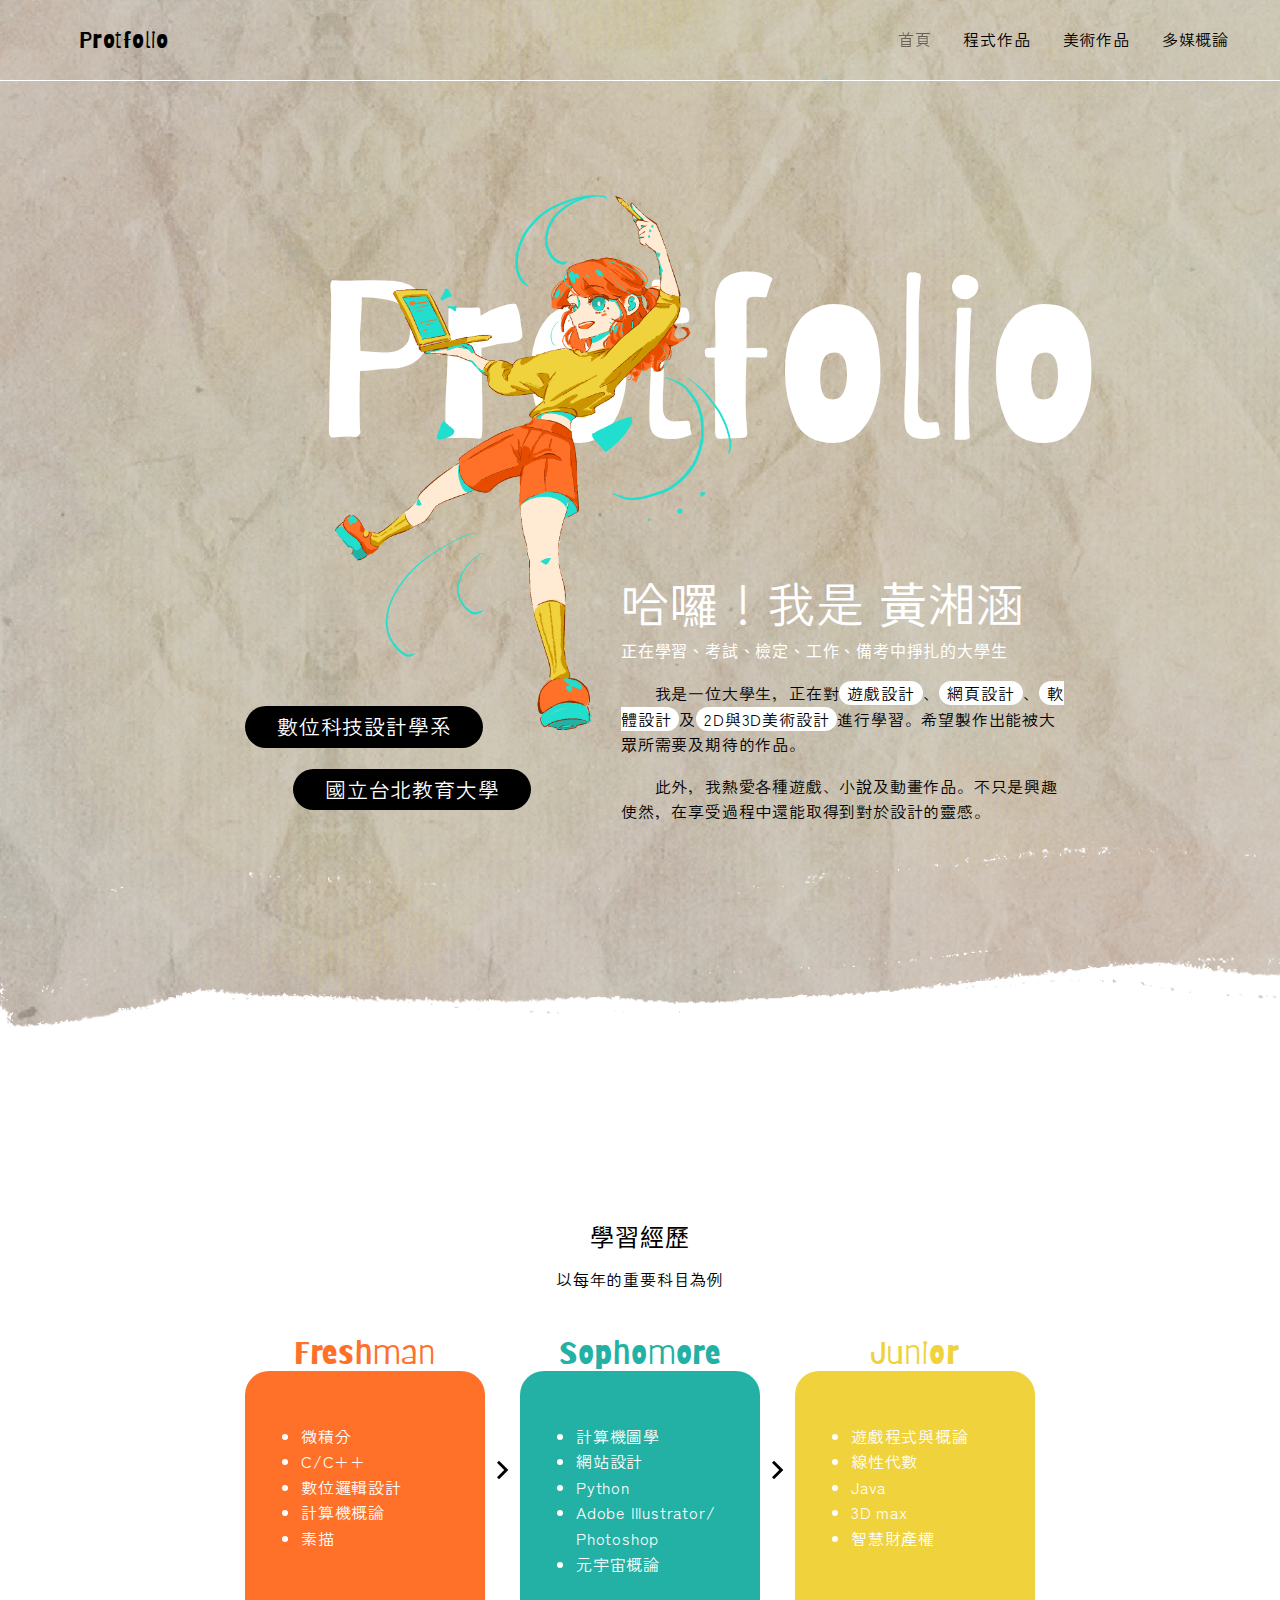
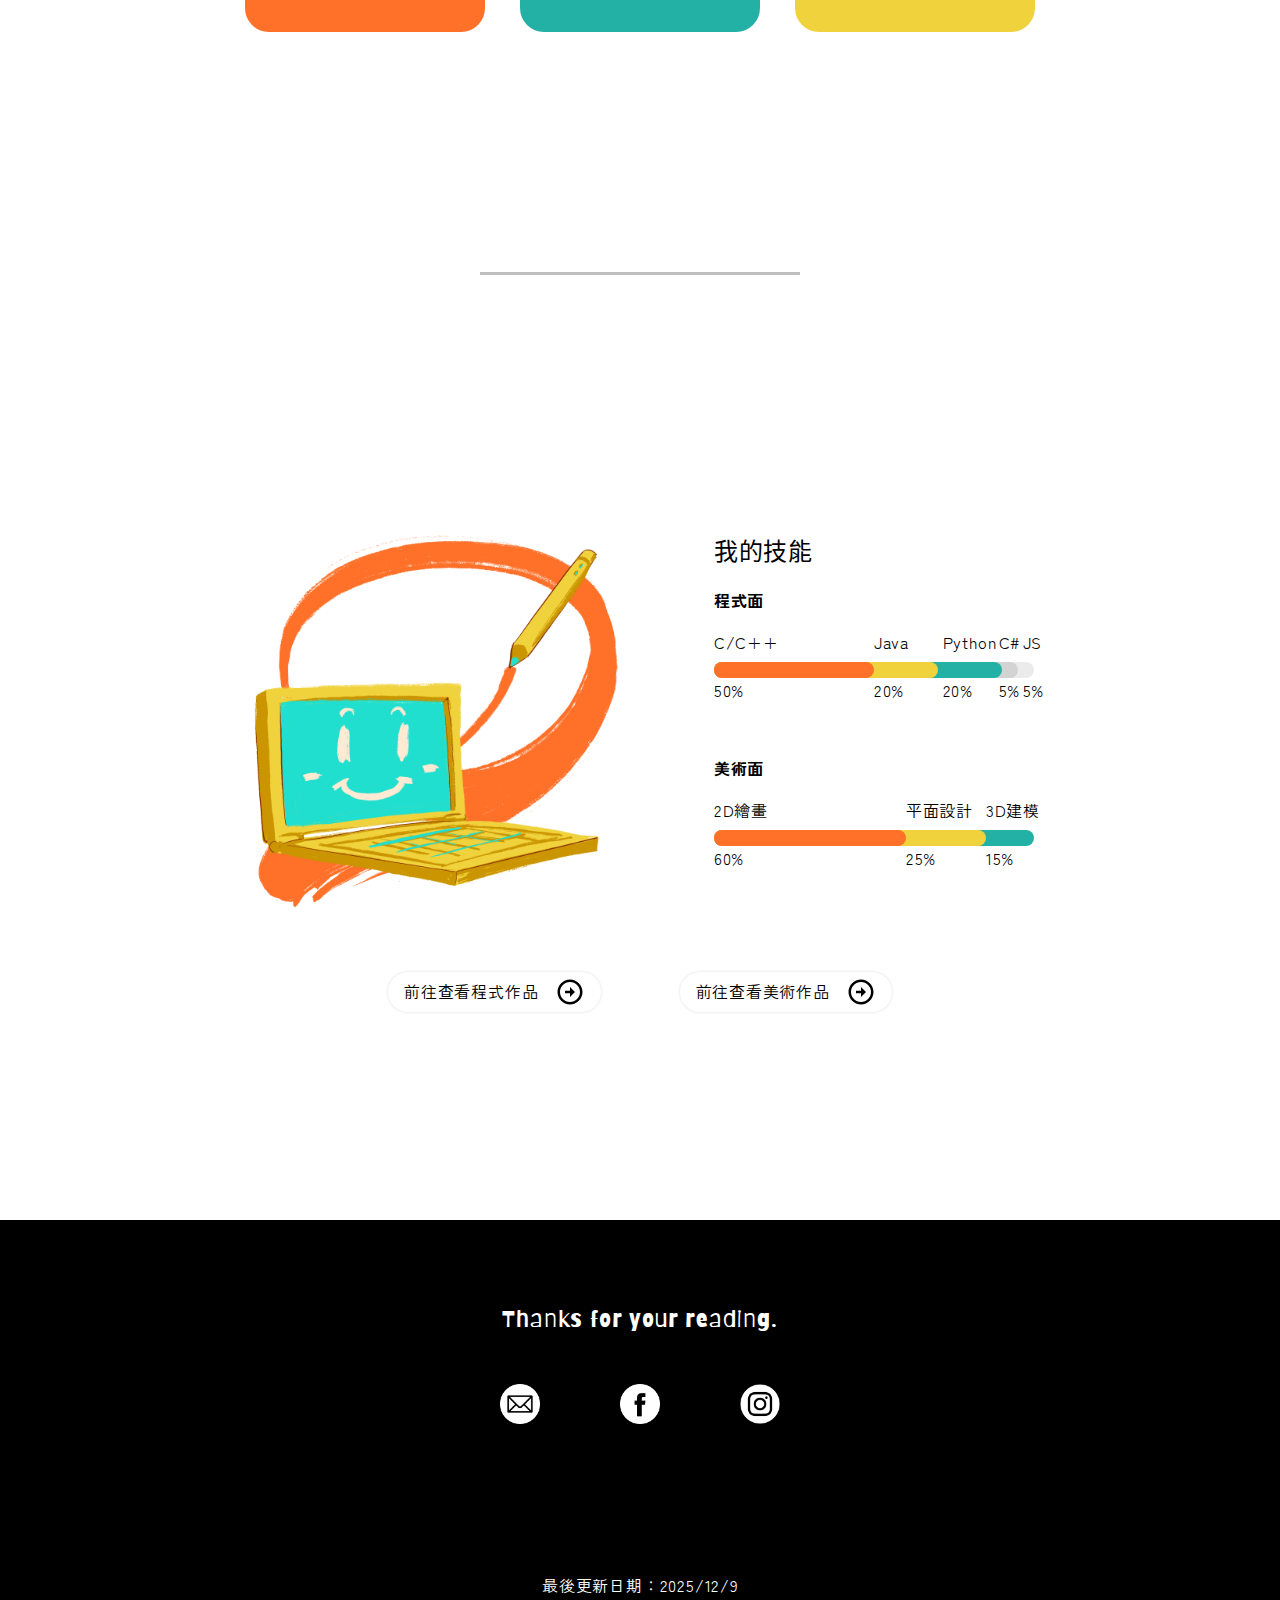
<file: index.html>
<!DOCTYPE html>
<html lang="zh-TW">
<head>
    <meta charset="UTF-8">
    <title>黃湘涵's Blog</title>
    <link rel="stylesheet" href="./css/main.css">
    
    <link rel="preconnect" href="https://fonts.googleapis.com">
    <link rel="preconnect" href="https://fonts.gstatic.com" crossorigin>
    <link href="https://fonts.googleapis.com/css2?family=Barriecito&display=swap" rel="stylesheet">
    <link href="https://fonts.googleapis.com/css2?family=Zen+Kaku+Gothic+New&display=swap" rel="stylesheet">
    <link rel="icon" href="/assets/images/img2.png">
</head>
<body>
    <div class="photo-container">
        <img src="./assets/images/bgImg.png" height="1800">
    </div>
    <header>
        <section>
            <p class="title">Protfolio</p>
        </section>

        <section class="navb">
            <div class="link-list2">
                <a href="#section1">About Me</a>
                <a href="#section2">學習經歷</a>
                <a href="#section3">我的技能</a>
                <a href="#section4">聯絡方式</a>
            </div>
        </section>

        <section class="navb2">
            <div class="link-list">
                <a class="link-disable">首頁</a>
                <a href="./programWork.html">程式作品</a>
                <a href="./artWork.html">美術作品</a>
                <a href="./otherWork.html">多媒概論</a>
            </div>
        </section>
    </header>

    <main>
        <!--aboutMe-->
        <section id="section1">
            <div class="aboutMe-container">
                <p id="text-protfolio">Protfolio</p>
                <img id="img-protfolio" src="./assets/images/img1.png" width="750">
                <div class="hint-container">
                    <p class="hint1">數位科技設計學系</p>
                    <p class="hint2">國立台北教育大學</p>
                </div>
                <div id="content-protfolio">
                    <p class="title">哈囉！我是 黃湘涵</p>
                    <p class="subtitle1">正在學習、考試、檢定、工作、備考中掙扎的大學生</p>
                    <div class="content">
                        <p>&emsp;&emsp;我是一位大學生，正在對<mark>遊戲設計</mark>、<mark>網頁設計</mark>、<mark>軟體設計</mark>及<mark>2D與3D美術設計</mark>進行學習。希望製作出能被大眾所需要及期待的作品。</p>
                        <p>&emsp;&emsp;此外，我熱愛各種遊戲、小說及動畫作品。不只是興趣使然，在享受過程中還能取得到對於設計的靈感。</p>
                    </div>
                </div>
            </div>
        </section>

        <!--學習經歷-->
        <section id="section2">
            <div class="learn-container">
                <p class="title">學習經歷</p>
                <p>以每年的重要科目為例</p>
                <section> 
                    <div class="content">
                        <p class="subtitle1 subtitle1-1">Freshman</p>
                        <div class="list list1">
                            <ul>
                                <li>微積分</li>
                                <li>C/C++</li>
                                <li>數位邏輯設計</li>
                                <li>計算機概論</li>
                                <li>素描</li>
                            </ul>
                        </div>
                    </div>
                    <img src="./assets/images/arrow-right-s-line.svg" width="35">
                    <div class="content">
                        <p class="subtitle1 subtitle1-2">Sophomore</p>
                        <div class="list list2">
                            <ul>
                                <li>計算機圖學</li>
                                <li>網站設計</li>
                                <li>Python</li>
                                <li>Adobe Illustrator/ Photoshop</li>
                                <li>元宇宙概論</li>
                            </ul>
                        </div>
                    </div>
                    <img src="./assets/images/arrow-right-s-line.svg" width="35">
                    <div class="content">
                    <div class="content">
                        <p class="subtitle1 subtitle1-3">Junior</p>
                        <div class="list list3">
                            <ul>
                                <li>遊戲程式與概論</li>
                                <li>線性代數</li>
                                <li>Java</li>
                                <li>3D max</li>
                                <li>智慧財產權</li>
                            </ul>
                        </div>
                    </div>
                </section>
            </div>
        </section>

        <hr>

        <!--技能-->
        <section id="section3">
            <div class="skill-container">
                <img src="./assets/images/img2.png" width="400">
                <div>
                    <p class="title">我的技能</p>
                    <div class="bar-container bar-container1">
                        <strong>程式面</strong>
                        <div class="content">
                            <p class="content1">C/C++</p>
                            <p class="content2">Java</p>
                            <p class="content3">Python</p>
                            <p class="content4">C#</p>
                            <p class="content5">JS</p>
                        </div>
                        <div class="bar">
                            <div class="bar1"></div>
                            <div class="bar2"></div>
                            <div class="bar3"></div>
                            <div class="bar4"></div>
                            <div class="bar5"></div>
                        </div>
                        <div class="content">
                            <p class="content1">50%</p>
                            <p class="content2">20%</p>
                            <p class="content3">20%</p>
                            <p class="content4">5%</p>
                            <p class="content5">5%</p>
                        </div>
                    </div>

                    <div class="bar-container bar-container2">
                        <strong>美術面</strong>
                        <div class="content">
                            <p class="content1">2D繪畫</p>
                            <p class="content2">平面設計</p>
                            <p class="content3">3D建模</p>
                        </div>
                        <div class="bar">
                            <div class="bar1"></div>
                            <div class="bar2"></div>
                            <div class="bar3"></div>
                        </div>
                        <div class="content">
                            <p class="content1">60%</p>
                            <p class="content2">25%</p>
                            <p class="content3">15%</p>
                        </div>
                    </div>
                </div>
            </div>
        </section>

        <!--前往作品-->
        <div class="goto-container">
            <a href="./programWork.html">
                前往查看程式作品
                <img src="./assets/images/arrow-right-circle-line.svg" width="30">
            </a>
            <a href="./artWork.html">
                前往查看美術作品
                <img src="./assets/images/arrow-right-circle-line.svg" width="30">
            </a>
        </div>
    </main>

    <footer id="section4">
        <p class="title">Thanks for your reading.</p>
        <div class="contact">
            <a href="">
                <img src="./assets/images/email.png" width="40">
                <p class="footerHint">s111219030@stu.ntue.edu.tw</p>
            </a>
            <a href="https://www.facebook.com/huang.xiang.han.745968/"><img src="./assets/images/facebook.png" width="40"></a>
            <a href="https://www.instagram.com/sunshinemina9311/?next=%2F"><img src="./assets/images/instagram.png" width="40"></a>
        </div>
        <p class="date">最後更新日期：2025/12/9</p>
    </footer>
</body>
</html>
</file>
<file: css/main.css>
:root{
    --main-color: #FF7029;
    --color1: #23B1A5;
    --color2: #F0D23D;
    --bg: rgb(229, 223, 211);
}
.barriecito-regular {
    font-family: "Barriecito", system-ui;
    font-weight: 400;
    font-style: normal;
}

.zen-kaku-gothic-new-regular {
  font-family: "Zen Kaku Gothic New", sans-serif;
  font-weight: 400;
  font-style: normal;
}

body{
    font-family: "Zen Kaku Gothic New";
    letter-spacing: .8px;
    line-height: 1.6rem;
    margin: 0;
    background: white;
    display: flex;
    flex-direction: column;
    align-items: center;
}
header{
    display: flex;
    justify-content: space-around;
    flex-wrap: wrap;
    width: 100%;
    height: 5rem;
    align-items: center;
    border-bottom: 1px solid white;
}
header section{
    display: flex;
    align-items: center;
    width: 30%;
}
header .title{
    margin-top: 0;
    margin-bottom: 0;
}
.navb{
    width: 40%;
    display: flex;
    justify-content: center;
}
a{
    color:black;
    background-color: white;
    padding: .3rem 1rem;
    border-radius: 3rem;
    box-shadow: 0px 0px 3px gainsboro;
    text-decoration: none;
    display: flex;
    gap: 1rem;
    align-items: center;
}
a:hover{
    background-color: black;
    cursor: pointer;
    transition: .2s;
    color: white;
}
a:hover img {
    filter: brightness(0) invert(1);
}
.link-disable{
    background-color: black;
    opacity: 50%;
    color: white;
}
.link-disable:hover{
    cursor: default;
}
mark{
    background-color: white;
    padding: 0 .5rem;
    border-radius: 3rem;
}
.link-list{
    display: flex;
}
.link-list a{
    background-color: unset;
    box-shadow: unset;
}
.link-list a:hover{
    color: black;
    opacity: 50%;
}
.link-list .link-disable{
    color: black;
}

.link-list2{
    display: flex;
    gap:1.2rem;
}
hr{
    background-color: black;
    height: .2rem;
    width: 20rem;
    border-width: 0;
    opacity: 25%;
}
.title{
    font-weight: 500;
    font-family: "Barriecito";
    font-size: 1.5rem;
}
.subtitle1{
    font-weight: 500;
    font-family: "Barriecito";
}
video{
    display: block;
}

/*bg*/
.photo-container {
    width: 100%;           /* 滿版寬 */
    overflow: hidden;      /* 超出部分隱藏 */
    position: absolute;
    z-index: -1;
}
.photo-container img {
    object-fit: cover;     /* 保持比例，填滿容器 */ 
    filter: brightness(85%) grayscale(30%);
}
header .title{
    margin-left: 3rem;
}

/*about me*/
.aboutMe-container{
    margin-top: 5rem;
    position: relative;
    height: 50rem;
    width: 85rem;
    display: flex;
    justify-content: center;
    align-items: center;
}
#text-protfolio{
    position: absolute;
    font-family: "Barriecito";
    font-size: 14rem;
    color: white;
    z-index: 0;
    top: -40px;
    left:70px
}
#img-protfolio{
    position: absolute;
    z-index: 1;
    top:-20px;
}
.hint-container{
    position:absolute;
    z-index: 2;
    left: 100px;
    bottom: 130px;
}
.hint1{
    background-color: black;
    color: white;
    font-size: 1.3rem;
    padding: .5rem 2rem;
    border-radius: 3rem;
    margin-right: 3rem;
}
.hint2{
    background-color: black;
    color: white;
    font-size: 1.3rem;
    padding: .5rem 2rem;
    border-radius: 3rem;
    margin-left: 3rem;
}
#content-protfolio{
    position: absolute;
    width:35rem;
    z-index: 2;
    right: 0;
    bottom: 120px;
}
#content-protfolio .title{
    margin-bottom: 1.5rem;
    font-family: "Zen Kaku Gothic New";
    color:white;
    font-size: 3rem;
    font-weight: 400;
}
#content-protfolio .subtitle1{
    color: white;
}

/*learn-container*/
.learn-container{
    margin-top: 15rem;
    margin-bottom: 15rem;
    width: 85rem;
    display: flex;
    flex-direction: column;
    justify-content: center;
    align-items: center;
}
.learn-container section{
    display: flex; 
    gap: 2.5rem;
}
.learn-container .title{
    margin-bottom: 0;
}
.learn-container .content{
    width: 15rem;
}
.learn-container .content .list{
    border-radius: 1.5rem;
    height: 14rem;
    padding-top: 2.3rem;
    margin-top: 0;
    padding-left: 1rem;
    padding-right: 1rem;
    color: white;
}
.list1{
    background-color: var(--main-color);
}
.list2{
    background-color: var(--color1);
}
.list3{
    background-color: var(--color2);
}

.learn-container .subtitle1{
    font-size: 2rem;
    text-align: center;
    margin-bottom: 5px;
    padding-bottom: 0;
}
.subtitle1-1{
    color: var(--main-color);
}
.subtitle1-2{
    color: var(--color1);
}
.subtitle1-3{
    color: var(--color2);
}

/*skill*/
.skill-container{
    margin-top: 15rem;
    margin-bottom: 3rem;
    width: 85rem;
    display: flex;
    gap: 10rem;
    justify-content: center;
    align-items: center;
}
.skill-container .content{
    height: 3rem;
}
.bar-container{
    height: 8.5rem;
    margin-bottom: 2rem;
}
.bar-container .content{
    display: flex;
}
.bar{
    display: flex;
    width: 30rem;
    position: relative;
}

.bar-container1 .bar1{
    background-color: var(--main-color);
    width: 50%;
    height: 16px;
    border-radius: 3rem;
    position: absolute;
    z-index: 5;
}
.bar-container1 .bar2{
    background-color: var(--color2);
    position: absolute;
    width: 70%;
    height: 16px;
    border-radius: 3rem;
    z-index: 4;
}
.bar-container1 .bar3{
    background-color: var(--color1);
    position: absolute;
    width: 90%;
    height: 16px;
    border-radius: 3rem;
    z-index: 3;
}
.bar-container1 .bar4{
    background-color: rgb(211, 211, 211);
    position: absolute;
    width: 95%;
    height: 16px;
    border-radius: 3rem;
    z-index: 2;
}
.bar-container1 .bar5{
    background-color: rgb(235, 235, 235);
    position: absolute;
    width: 100%;
    height: 16px;
    border-radius: 3rem;
    z-index: 1;
}
.bar-container1 .content1{
    width: 4rem;
    margin-right: 11rem;
}
.bar-container1 .content2{
    width: 4rem;
    margin-right: 2rem;
}
.bar-container1 .content3{
    width: 4rem;
    margin-right: 1.8rem;
}
.bar-container1 .content4{
    width: 1.5rem;
}

.bar-container2 .bar1{
    background-color: var(--main-color);
    width: 60%;
    height: 16px;
    border-radius: 3rem;
    position: absolute;
    z-index: 5;
}
.bar-container2 .bar2{
    background-color: var(--color2);
    position: absolute;
    width: 85%;
    height: 16px;
    border-radius: 3rem;
    z-index: 4;
}
.bar-container2 .bar3{
    background-color: var(--color1);
    position: absolute;
    width: 100%;
    height: 16px;
    border-radius: 3rem;
    z-index: 3;
}
.bar-container2 .content1{
    width: 4rem;
    margin-right: 13.8rem;
}
.bar-container2 .content2{
    width: 5rem;
    margin-right: 2.8rem;
}

/*goto*/
.goto-container{
    margin-bottom: 13rem;
    width: 85rem;
    display: flex;
    gap: 10rem;
    justify-content: center;
    align-items: center;
}   

/*footer*/
footer{
    background-color: rgb(0, 0, 0);
    height: 25rem;
    width: 100%;
    display: flex;
    flex-direction: column;
    justify-content: center;
    align-items: center;
}
footer p{
    color: white;
}
.contact{
    display: flex;
    gap: 3rem;
}
.contact img{
    filter: brightness(0) invert(1);
}
footer .title{
    margin-top: 5rem;
    margin-bottom: 3rem;
}
.date{
    margin-top:9rem; 
}
footer a{
    background-color: unset;
    box-shadow: unset;
    position: relative;
}
footer a:hover img{
    opacity: 70%;
}
.footerHint{
    position: absolute;
    top:3rem;
    left:-5rem;
    background: white;
    padding: 2px 1rem;
    border-radius: 3rem;
    color:black;
    opacity: 0;
}
footer a:hover .footerHint{
    opacity: 100%;
    transition: .2s;
}


@media (max-width: 1439px) {
    header section{
        width: 45%;
    }
    .navb{
        display: none;
    }
    .navb2{
        margin-right: 4px;
        display: flex;
        justify-content: flex-end;
    }
    /*about me*/
    .aboutMe-container{
        width: 80%;
    }
    #img-protfolio{
        width: 40rem;
    }
    .hint-container{
        left: 0rem;
    }
    #content-protfolio{
        width:28rem;
        right: -12rem;
    }
    .learn-container{
        width: 100%;
    }
    .learn-container section{
        gap: 0;
    }
    .skill-container{
        width: 100%;
        gap: 10%;
    }
    .bar{
        width: 20rem;
    }
    .bar-container1 .content1{
        margin-right: 6rem;
    }
    .bar-container1 .content2{
        margin-right: 0.3rem;
    }
    .bar-container1 .content3{
        width: 3.5rem;
        margin-right: 0rem;
    }
    .bar-container2 .content1{
        width: 4rem;
        margin-right: 8rem;
    }
    .bar-container2 .content2{
        width: 5rem;
        margin-right: 0rem;
    }
    .goto-container{
        width: 100%;
        gap: 10%;
    } 
}
</file>
